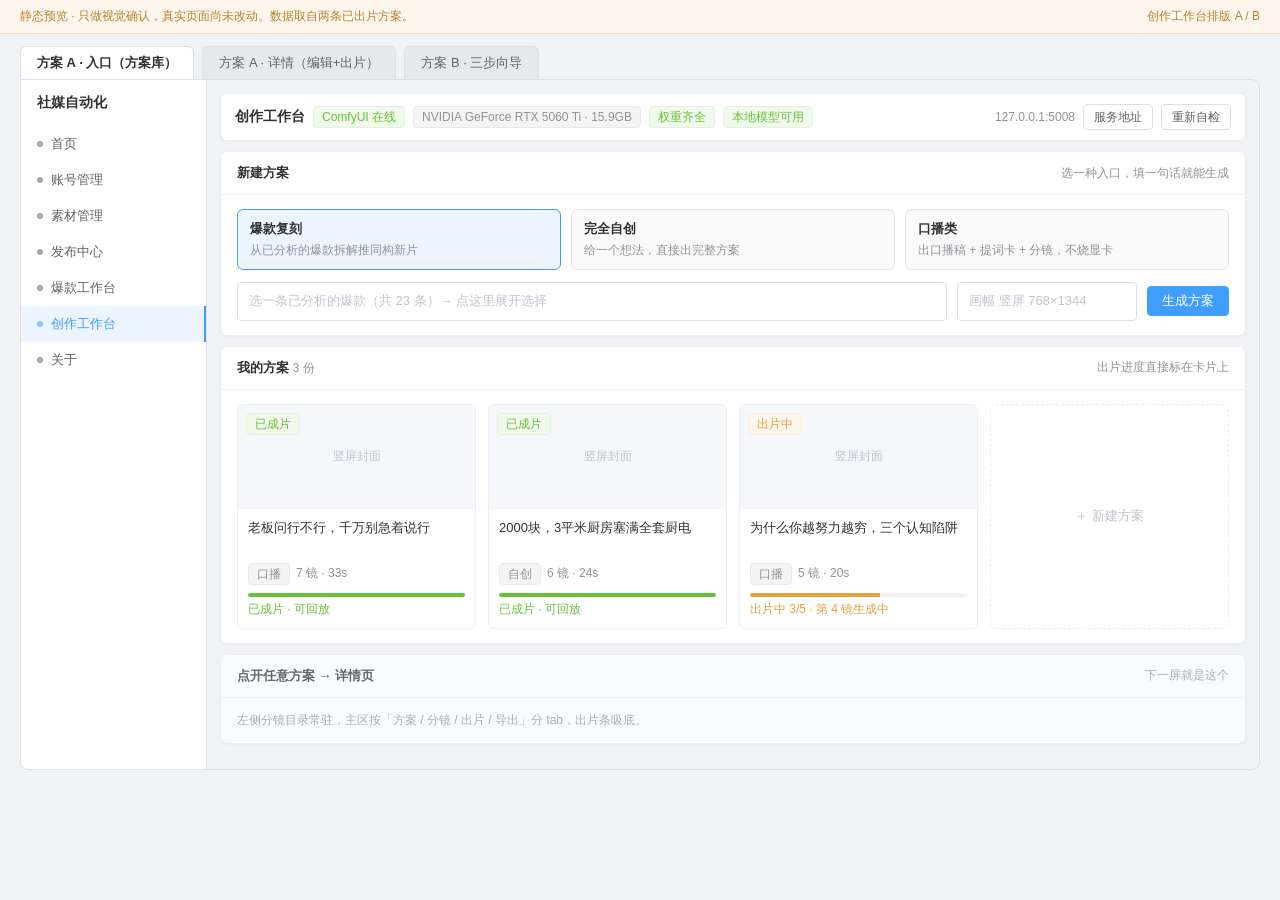
<file: social-auto-upload/design/creator-layout-preview.html>
<!DOCTYPE html>
<html lang="zh-CN">
<head>
<meta charset="utf-8" />
<meta name="viewport" content="width=device-width, initial-scale=1" />
<title>创作工作台 · 排版方案预览 A/B</title>
<style>
  * { box-sizing: border-box; }
  body {
    margin: 0; font-family: -apple-system, "Segoe UI", "Microsoft YaHei", sans-serif;
    background: #f0f2f5; color: #303133; font-size: 14px;
  }
  .notice {
    background: #fdf6ec; color: #b88230; border-bottom: 1px solid #f5e2c4;
    padding: 8px 20px; font-size: 12px; display: flex; justify-content: space-between; gap: 12px;
  }
  .tabs { display: flex; gap: 8px; padding: 12px 20px 0; }
  .tab {
    padding: 7px 16px; border-radius: 6px 6px 0 0; cursor: pointer; font-size: 13px;
    background: #e6e8eb; color: #606266; border: 1px solid #dcdfe6; border-bottom: none;
  }
  .tab.on { background: #fff; color: #303133; font-weight: 600; }
  .stage { padding: 0 20px 40px; }
  .frame {
    display: none; background: #f0f2f5; border: 1px solid #dcdfe6; border-radius: 0 8px 8px 8px;
    overflow: hidden; min-height: 640px;
  }
  .frame.on { display: flex; }

  /* 应用外壳 */
  .side {
    width: 186px; flex: none; background: #fff; border-right: 1px solid #e4e7ed;
    padding: 14px 0;
  }
  .brand { padding: 0 16px 14px; font-weight: 600; font-size: 14px; }
  .nav { padding: 9px 16px; font-size: 13px; color: #606266; display: flex; align-items: center; gap: 8px; }
  .nav.on { color: #409eff; background: #ecf5ff; border-right: 2px solid #409eff; }
  .dot { width: 6px; height: 6px; border-radius: 50%; background: currentColor; opacity: .55; }
  .main { flex: 1; min-width: 0; padding: 14px; }

  .card { background: #fff; border-radius: 6px; box-shadow: 0 1px 4px rgba(0,21,41,.06); margin-bottom: 12px; }
  .card-hd {
    display: flex; justify-content: space-between; align-items: center;
    padding: 12px 16px; border-bottom: 1px solid #f0f0f0; font-weight: 600; font-size: 13px;
  }
  .card-bd { padding: 14px 16px; }
  .hint { font-size: 12px; color: #909399; font-weight: 400; }

  .tag {
    display: inline-flex; align-items: center; height: 22px; padding: 0 8px; border-radius: 4px;
    font-size: 12px; line-height: 1; border: 1px solid transparent; white-space: nowrap;
  }
  .tag-blue { background: #ecf5ff; color: #409eff; border-color: #d9ecff; }
  .tag-green { background: #f0f9eb; color: #67c23a; border-color: #e1f3d8; }
  .tag-orange { background: #fdf6ec; color: #e6a23c; border-color: #faecd8; }
  .tag-gray { background: #f4f4f5; color: #909399; border-color: #e9e9eb; }
  .tag-red { background: #fef0f0; color: #f56c6c; border-color: #fde2e2; }
  .tag-dark { background: #409eff; color: #fff; }

  .env { display: flex; align-items: center; gap: 8px; padding: 10px 14px; background: #fff; border-radius: 6px; margin-bottom: 12px; box-shadow: 0 1px 4px rgba(0,21,41,.06); }
  .env .grow { flex: 1; }
  .btn {
    display: inline-flex; align-items: center; height: 30px; padding: 0 14px; border-radius: 4px;
    border: 1px solid #dcdfe6; background: #fff; color: #606266; font-size: 13px; cursor: default;
  }
  .btn-primary { background: #409eff; border-color: #409eff; color: #fff; }
  .btn-sm { height: 26px; padding: 0 10px; font-size: 12px; }
  .btn-link { border: none; background: none; color: #409eff; padding: 0 4px; }

  /* A 入口 */
  .modes { display: grid; grid-template-columns: repeat(3, 1fr); gap: 10px; }
  .mode { border: 1px solid #e4e7ed; border-radius: 6px; padding: 10px 12px; background: #fafafa; }
  .mode.on { border-color: #409eff; background: #ecf5ff; }
  .mode b { display: block; font-size: 13px; margin-bottom: 3px; }
  .mode span { font-size: 12px; color: #909399; }

  .wall { display: grid; grid-template-columns: repeat(4, 1fr); gap: 12px; }
  .pcard { border: 1px solid #ebeef5; border-radius: 6px; overflow: hidden; cursor: default; }
  .pcard:hover { border-color: #c0c4cc; }
  .thumb {
    height: 104px; background: #f5f7fa; display: flex; align-items: center; justify-content: center;
    color: #c0c4cc; font-size: 12px; position: relative;
  }
  .thumb .badge { position: absolute; top: 8px; left: 8px; }
  .pbody { padding: 10px; }
  .ptitle { font-size: 13px; line-height: 1.45; height: 38px; overflow: hidden; }
  .pmeta { font-size: 12px; color: #909399; margin-top: 6px; display: flex; gap: 6px; align-items: center; }
  .bar { height: 4px; border-radius: 2px; background: #f0f2f5; margin-top: 8px; overflow: hidden; }
  .bar > i { display: block; height: 4px; }
  .bar-ok > i { background: #67c23a; width: 100%; }
  .bar-run > i { background: #e6a23c; }
  .foot-note { font-size: 12px; color: #909399; margin-top: 4px; }

  /* A 详情 */
  .detail-head { display: flex; align-items: center; gap: 10px; padding: 10px 14px; background: #fff; border-radius: 6px; margin-bottom: 12px; box-shadow: 0 1px 4px rgba(0,21,41,.06); }
  .detail-body { display: flex; gap: 12px; align-items: flex-start; }
  .rail { width: 214px; flex: none; background: #fff; border-radius: 6px; box-shadow: 0 1px 4px rgba(0,21,41,.06); }
  .rail-hd { padding: 10px 12px; border-bottom: 1px solid #f0f0f0; font-size: 12px; color: #909399; }
  .shot-row { padding: 8px 12px; display: flex; align-items: center; gap: 8px; font-size: 12px; border-left: 2px solid transparent; cursor: default; }
  .shot-row.on { background: #ecf5ff; border-left-color: #409eff; }
  .shot-row .idx { font-weight: 600; color: #409eff; width: 22px; }
  .shot-row .txt { flex: 1; overflow: hidden; text-overflow: ellipsis; white-space: nowrap; color: #606266; }
  .editor { flex: 1; min-width: 0; }
  .tabs2 { display: flex; gap: 22px; padding: 0 16px; background: #fff; border-bottom: 1px solid #e4e7ed; border-radius: 6px 6px 0 0; }
  .tabs2 div { padding: 12px 0; font-size: 13px; color: #606266; border-bottom: 2px solid transparent; }
  .tabs2 div.on { color: #409eff; border-bottom-color: #409eff; font-weight: 600; }
  .editor-body { background: #fff; padding: 16px; border-radius: 0 0 6px 6px; box-shadow: 0 1px 4px rgba(0,21,41,.06); }
  .field { margin-bottom: 12px; }
  .field label { display: block; font-size: 12px; color: #606266; margin-bottom: 6px; }
  .input, .textarea {
    border: 1px solid #dcdfe6; border-radius: 4px; padding: 8px 11px; font-size: 13px;
    background: #fff; color: #303133; line-height: 1.6;
  }
  .textarea { min-height: 62px; }
  .textarea.mono { font-family: ui-monospace, Consolas, monospace; font-size: 12px; color: #606266; min-height: 74px; }
  .row2 { display: grid; grid-template-columns: 1fr 1fr; gap: 10px; }
  .row3 { display: grid; grid-template-columns: 1fr 1fr 1fr; gap: 10px; }
  .collapsed {
    border: 1px dashed #dcdfe6; border-radius: 4px; padding: 8px 11px; font-size: 12px; color: #909399;
    display: flex; justify-content: space-between;
  }
  .renderbar {
    display: flex; align-items: center; gap: 12px; background: #fff; border-radius: 6px;
    padding: 10px 16px; margin-top: 12px; box-shadow: 0 1px 4px rgba(0,21,41,.06);
    position: sticky; bottom: 12px;
  }
  .renderbar .track { flex: 1; height: 6px; border-radius: 3px; background: #f0f2f5; overflow: hidden; }
  .renderbar .track > i { display: block; height: 6px; background: #67c23a; }

  /* B 向导 */
  .steps { display: flex; align-items: center; gap: 12px; background: #fff; border-radius: 6px; padding: 14px 18px; margin-bottom: 12px; box-shadow: 0 1px 4px rgba(0,21,41,.06); }
  .step { display: flex; align-items: center; gap: 8px; font-size: 13px; color: #909399; }
  .step .no { width: 22px; height: 22px; border-radius: 50%; border: 1px solid #dcdfe6; display: flex; align-items: center; justify-content: center; font-size: 12px; }
  .step.on { color: #409eff; }
  .step.on .no { background: #409eff; border-color: #409eff; color: #fff; }
  .step.done .no { background: #f0f9eb; border-color: #67c23a; color: #67c23a; }
  .line { flex: 1; height: 1px; background: #e4e7ed; }
  .grid-b { display: flex; gap: 12px; align-items: flex-start; }
  .grid-b .wide { flex: 1; min-width: 0; }
  .grid-b .rail-b { width: 250px; flex: none; }

  table.shots { width: 100%; border-collapse: collapse; font-size: 12px; }
  table.shots th {
    text-align: left; padding: 8px 10px; background: #fafafa; color: #909399; font-weight: 500;
    border-bottom: 1px solid #ebeef5; white-space: nowrap;
  }
  table.shots td { padding: 9px 10px; border-bottom: 1px solid #f5f5f5; vertical-align: top; line-height: 1.6; }
  table.shots tr:hover td { background: #fafcff; }
  .cap { font-size: 11px; color: #c0c4cc; }
  .legend { display: flex; gap: 16px; flex-wrap: wrap; font-size: 12px; color: #606266; padding: 10px 4px 0; }
</style>
</head>
<body>

<div class="notice">
  <span>静态预览 · 只做视觉确认，真实页面尚未改动。数据取自两条已出片方案。</span>
  <span>创作工作台排版 A / B</span>
</div>

<div class="tabs">
  <div class="tab on" data-frame="A">方案 A · 入口（方案库）</div>
  <div class="tab" data-frame="A2">方案 A · 详情（编辑+出片）</div>
  <div class="tab" data-frame="B">方案 B · 三步向导</div>
</div>

<div class="stage">

  <!-- ============================== A ============================== -->
  <div class="frame on" id="frame-A">
    <div class="side">
      <div class="brand">社媒自动化</div>
      <div class="nav"><i class="dot"></i>首页</div>
      <div class="nav"><i class="dot"></i>账号管理</div>
      <div class="nav"><i class="dot"></i>素材管理</div>
      <div class="nav"><i class="dot"></i>发布中心</div>
      <div class="nav"><i class="dot"></i>爆款工作台</div>
      <div class="nav on"><i class="dot"></i>创作工作台</div>
      <div class="nav"><i class="dot"></i>关于</div>
    </div>

    <div class="main">
      <div class="env">
        <b style="font-size:14px;">创作工作台</b>
        <span class="tag tag-green">ComfyUI 在线</span>
        <span class="tag tag-gray">NVIDIA GeForce RTX 5060 Ti · 15.9GB</span>
        <span class="tag tag-green">权重齐全</span>
        <span class="tag tag-green">本地模型可用</span>
        <span class="grow"></span>
        <span class="hint">127.0.0.1:5008</span>
        <span class="btn btn-sm">服务地址</span>
        <span class="btn btn-sm">重新自检</span>
      </div>

      <div class="card">
        <div class="card-hd"><span>新建方案</span><span class="hint">选一种入口，填一句话就能生成</span></div>
        <div class="card-bd">
          <div class="modes">
            <div class="mode on"><b>爆款复刻</b><span>从已分析的爆款拆解推同构新片</span></div>
            <div class="mode"><b>完全自创</b><span>给一个想法，直接出完整方案</span></div>
            <div class="mode"><b>口播类</b><span>出口播稿 + 提词卡 + 分镜，不烧显卡</span></div>
          </div>
          <div style="display:flex; gap:10px; margin-top:12px; align-items:center;">
            <div class="input" style="flex:1; color:#c0c4cc;">选一条已分析的爆款（共 23 条）→ 点这里展开选择</div>
            <div class="input" style="width:180px; color:#c0c4cc;">画幅 竖屏 768×1344</div>
            <span class="btn btn-primary">生成方案</span>
          </div>
        </div>
      </div>

      <div class="card">
        <div class="card-hd">
          <span>我的方案 <span class="hint">3 份</span></span>
          <span class="hint">出片进度直接标在卡片上</span>
        </div>
        <div class="card-bd">
          <div class="wall">
            <div class="pcard">
              <div class="thumb"><span class="badge tag tag-green">已成片</span>竖屏封面</div>
              <div class="pbody">
                <div class="ptitle">老板问行不行，千万别急着说行</div>
                <div class="pmeta"><span class="tag tag-gray">口播</span><span>7 镜 · 33s</span></div>
                <div class="bar bar-ok"><i></i></div>
                <div class="foot-note" style="color:#67c23a;">已成片 · 可回放</div>
              </div>
            </div>
            <div class="pcard">
              <div class="thumb"><span class="badge tag tag-green">已成片</span>竖屏封面</div>
              <div class="pbody">
                <div class="ptitle">2000块，3平米厨房塞满全套厨电</div>
                <div class="pmeta"><span class="tag tag-gray">自创</span><span>6 镜 · 24s</span></div>
                <div class="bar bar-ok"><i></i></div>
                <div class="foot-note" style="color:#67c23a;">已成片 · 可回放</div>
              </div>
            </div>
            <div class="pcard">
              <div class="thumb"><span class="badge tag tag-orange">出片中</span>竖屏封面</div>
              <div class="pbody">
                <div class="ptitle">为什么你越努力越穷，三个认知陷阱</div>
                <div class="pmeta"><span class="tag tag-gray">口播</span><span>5 镜 · 20s</span></div>
                <div class="bar bar-run"><i style="width:60%"></i></div>
                <div class="foot-note" style="color:#e6a23c;">出片中 3/5 · 第 4 镜生成中</div>
              </div>
            </div>
            <div class="pcard" style="border-style:dashed; display:flex; align-items:center; justify-content:center; min-height:212px;">
              <div style="text-align:center; color:#c0c4cc; font-size:13px;">＋ 新建方案</div>
            </div>
          </div>
        </div>
      </div>

      <div class="card" style="opacity:.72;">
        <div class="card-hd"><span>点开任意方案 → 详情页</span><span class="hint">下一屏就是这个</span></div>
        <div class="card-bd hint">左侧分镜目录常驻，主区按「方案 / 分镜 / 出片 / 导出」分 tab，出片条吸底。</div>
      </div>
    </div>
  </div>

  <!-- ============================== A 详情 ============================== -->
  <div class="frame" id="frame-A2" data-parent="A">
    <div class="side">
      <div class="brand">社媒自动化</div>
      <div class="nav"><i class="dot"></i>首页</div>
      <div class="nav"><i class="dot"></i>账号管理</div>
      <div class="nav"><i class="dot"></i>素材管理</div>
      <div class="nav"><i class="dot"></i>发布中心</div>
      <div class="nav"><i class="dot"></i>爆款工作台</div>
      <div class="nav on"><i class="dot"></i>创作工作台</div>
      <div class="nav"><i class="dot"></i>关于</div>
    </div>
    <div class="main">
      <div class="detail-head">
        <span class="btn btn-sm">← 返回方案库</span>
        <b>老板问行不行，千万别急着说行</b>
        <span class="tag tag-gray">口播</span>
        <span class="hint">7 镜 · 约 33.4s · 竖屏 768×1344</span>
        <span style="flex:1"></span>
        <span class="tag tag-green">已成片</span>
        <span class="btn btn-sm">保存修改</span>
      </div>

      <div class="detail-body">
        <div class="rail">
          <div class="rail-hd">分镜目录 · 7</div>
          <div class="shot-row on"><span class="idx">#1</span><span class="txt">老板问「这事行吗」</span><span class="tag tag-green">已出</span></div>
          <div class="shot-row"><span class="idx">#2</span><span class="txt">先问清三件事</span><span class="tag tag-green">已出</span></div>
          <div class="shot-row"><span class="idx">#3</span><span class="txt">空镜 · 办公室走廊</span><span class="tag tag-green">已出</span></div>
          <div class="shot-row"><span class="idx">#4</span><span class="txt">急着答应最贵</span><span class="tag tag-green">已出</span></div>
          <div class="shot-row"><span class="idx">#5</span><span class="txt">给条件不给结论</span><span class="tag tag-green">已出</span></div>
          <div class="shot-row"><span class="idx">#6</span><span class="txt">空镜 · 会议室</span><span class="tag tag-green">已出</span></div>
          <div class="shot-row"><span class="idx">#7</span><span class="txt">收尾行动指令</span><span class="tag tag-green">已出</span></div>
          <div style="padding:10px 12px; border-top:1px solid #f0f0f0;">
            <div class="hint">口播稿 7 段 · 全部带台词</div>
          </div>
        </div>

        <div class="editor">
          <div class="tabs2">
            <div class="on">方案</div>
            <div>分镜 7</div>
            <div>出片</div>
            <div>导出</div>
          </div>
          <div class="editor-body">
            <div class="field">
              <label>标题</label>
              <div class="input">老板问行不行，千万别急着说行</div>
            </div>
            <div class="row3">
              <div class="field"><label>类型</label><div class="input">口播科普</div></div>
              <div class="field"><label>目标人群</label><div class="input">职场新人</div></div>
              <div class="field"><label>取胜点</label><div class="input">反常识 + 可执行话术</div></div>
            </div>
            <div class="field">
              <label>前 3 秒钩子</label>
              <div class="textarea">老板问「这事行吗」，你要是顺口说「行」，后面所有代价都得你背。</div>
            </div>
            <div class="field">
              <label>人物与场景设定</label>
              <div class="textarea">28 岁男，短黑发，深灰西装外套白 T，明亮现代办公室米色墙前，柔光，固定机位半身。</div>
            </div>

            <div style="border-top:1px solid #f0f0f0; margin:16px 0 14px;"></div>

            <div class="row2">
              <div class="field">
                <label>#1 画面</label>
                <div class="textarea" style="min-height:52px;">半身对镜头说话，表情平稳，办公室虚景</div>
              </div>
              <div class="field">
                <label>#1 口播（会被写进提示词）</label>
                <div class="textarea" style="min-height:52px; border-color:#409eff; background:#fafcff;">老板问「这事行吗」，别急着说「行」。</div>
              </div>
            </div>
            <div class="row3">
              <div class="field"><label>字幕</label><div class="input">别急着说行</div></div>
              <div class="field"><label>运镜</label><div class="input">固定机位</div></div>
              <div class="field"><label>时长</label><div class="input">5 秒</div></div>
            </div>
            <div class="collapsed">
              <span>出片提示词（英文）· 已含台词 says in Mandarin Chinese: "老板问「这事行吗」…"</span>
              <span>展开</span>
            </div>

            <div class="legend">
              <span>· 台词改了口播，提示词会跟着重拼</span>
              <span>· 提示词折叠，避免每镜 4 个输入框全铺开</span>
            </div>
          </div>

          <div class="renderbar">
            <span class="tag tag-green">已成片</span>
            <span class="hint">7/7 镜 · 用时 71 分钟</span>
            <div class="track"><i style="width:100%"></i></div>
            <span class="btn btn-sm">补出失败镜</span>
            <span class="btn btn-sm btn-primary">看片</span>
          </div>
        </div>
      </div>
    </div>
  </div>

  <!-- ============================== B ============================== -->
  <div class="frame" id="frame-B">
    <div class="side">
      <div class="brand">社媒自动化</div>
      <div class="nav"><i class="dot"></i>首页</div>
      <div class="nav"><i class="dot"></i>账号管理</div>
      <div class="nav"><i class="dot"></i>素材管理</div>
      <div class="nav"><i class="dot"></i>发布中心</div>
      <div class="nav"><i class="dot"></i>爆款工作台</div>
      <div class="nav on"><i class="dot"></i>创作工作台</div>
      <div class="nav"><i class="dot"></i>关于</div>
    </div>
    <div class="main">
      <div class="steps">
        <div class="step done"><span class="no">✓</span>选题</div>
        <div class="line"></div>
        <div class="step on"><span class="no">2</span>方案与分镜</div>
        <div class="line"></div>
        <div class="step"><span class="no">3</span>出片验收</div>
        <div class="line"></div>
        <div class="step"><span class="no">4</span>导出发布</div>
      </div>

      <div class="grid-b">
        <div class="wide">
          <div class="card">
            <div class="card-hd"><span>② 方案与分镜</span><span class="hint">表格式，7 镜一屏看完，点行展开编辑</span></div>
            <div class="card-bd">
              <table class="shots">
                <thead>
                  <tr><th style="width:36px;">#</th><th style="width:52px;">时长</th><th>台词 / 字幕</th><th style="width:96px;">画面</th><th style="width:74px;">出片</th></tr>
                </thead>
                <tbody>
                  <tr style="background:#fafcff;"><td><b style="color:#409eff;">1</b></td><td>5s</td><td>老板问「这事行吗」，别急着说「行」。<div class="cap">字幕：别急着说行</div></td><td>半身说话</td><td><span class="tag tag-green">已出</span></td></tr>
                  <tr><td><b style="color:#409eff;">2</b></td><td>5s</td><td>先说清三件事：谁定、什么时候要、要花多少钱。<div class="cap">字幕：先问清三件事</div></td><td>半身说话</td><td><span class="tag tag-green">已出</span></td></tr>
                  <tr><td><b style="color:#409eff;">3</b></td><td>4s</td><td><span style="color:#c0c4cc;">（空镜无台词）</span><div class="cap">字幕：急着答应最贵</div></td><td>走廊空镜</td><td><span class="tag tag-green">已出</span></td></tr>
                  <tr><td><b style="color:#409eff;">4</b></td><td>5s</td><td>你一答应，时间、人力、预算就全锁死了。<div class="cap">字幕：答应就是锁死</div></td><td>半身说话</td><td><span class="tag tag-orange">生成中</span></td></tr>
                  <tr><td><b style="color:#409eff;">5</b></td><td>5s</td><td>正确回法是给条件，不给结论。<div class="cap">字幕：给条件不给结论</div></td><td>半身说话</td><td><span class="tag tag-gray">待生成</span></td></tr>
                  <tr><td><b style="color:#409eff;">6</b></td><td>4s</td><td><span style="color:#c0c4cc;">（空镜无台词）</span><div class="cap">字幕：会议室</div></td><td>会议室空镜</td><td><span class="tag tag-gray">待生成</span></td></tr>
                  <tr><td><b style="color:#409eff;">7</b></td><td>5s</td><td>下次老板再问，你就先把这三件事问回去。<div class="cap">字幕：先问回去</div></td><td>半身说话</td><td><span class="tag tag-gray">待生成</span></td></tr>
                </tbody>
              </table>
              <div style="display:flex; gap:10px; margin-top:14px;">
                <span class="btn btn-sm">＋ 加一镜</span>
                <span class="btn btn-sm">导出分镜表</span>
                <span style="flex:1"></span>
                <span class="btn btn-sm">上一步</span>
                <span class="btn btn-sm btn-primary">下一步：出片</span>
              </div>
            </div>
          </div>
        </div>

        <div class="rail-b">
          <div class="card">
            <div class="card-hd"><span>我的方案</span><span class="hint">3</span></div>
            <div class="card-bd" style="padding:8px 10px;">
              <div style="border:1px solid #409eff; background:#ecf5ff; border-radius:4px; padding:8px; margin-bottom:8px;">
                <div style="font-size:12px; line-height:1.5;">老板问行不行，千万别急着说行</div>
                <div class="hint" style="margin-top:4px;">口播 · 7 镜 · <span style="color:#67c23a;">已成片</span></div>
              </div>
              <div style="border:1px solid #ebeef5; border-radius:4px; padding:8px; margin-bottom:8px;">
                <div style="font-size:12px; line-height:1.5;">2000块，3平米厨房塞满全套厨电</div>
                <div class="hint" style="margin-top:4px;">自创 · 6 镜 · <span style="color:#67c23a;">已成片</span></div>
              </div>
              <div style="border:1px solid #ebeef5; border-radius:4px; padding:8px;">
                <div style="font-size:12px; line-height:1.5;">为什么你越努力越穷</div>
                <div class="hint" style="margin-top:4px;">口播 · 5 镜 · <span style="color:#e6a23c;">出片中 3/5</span></div>
              </div>
            </div>
          </div>
          <div class="card">
            <div class="card-bd hint">B 的代价：改一镜要停在第二步，看片要跳到第三步，长任务进度不在视线里。</div>
          </div>
        </div>
      </div>
    </div>
  </div>

</div>

<script>
  document.querySelectorAll('.tab').forEach(function (t) {
    t.addEventListener('click', function () {
      document.querySelectorAll('.tab').forEach(function (x) { x.classList.remove('on'); });
      t.classList.add('on');
      var id = t.dataset.frame;
      document.querySelectorAll('.frame').forEach(function (f) { f.classList.remove('on'); });
      var f = document.getElementById('frame-' + id);
      if (f) f.classList.add('on');
    });
  });
  // 点方案卡片 / 返回按钮在入口页与详情页之间切换
  document.querySelectorAll('.pcard').forEach(function (c) {
    c.addEventListener('click', function () {
      document.getElementById('frame-A').classList.remove('on');
      document.getElementById('frame-A2').classList.add('on');
    });
  });
  document.querySelectorAll('.btn').forEach(function (b) {
    if (b.textContent.indexOf('返回方案库') >= 0) {
      b.addEventListener('click', function () {
        document.getElementById('frame-A2').classList.remove('on');
        document.getElementById('frame-A').classList.add('on');
      });
    }
  });
</script>
</body>
</html>
</file>
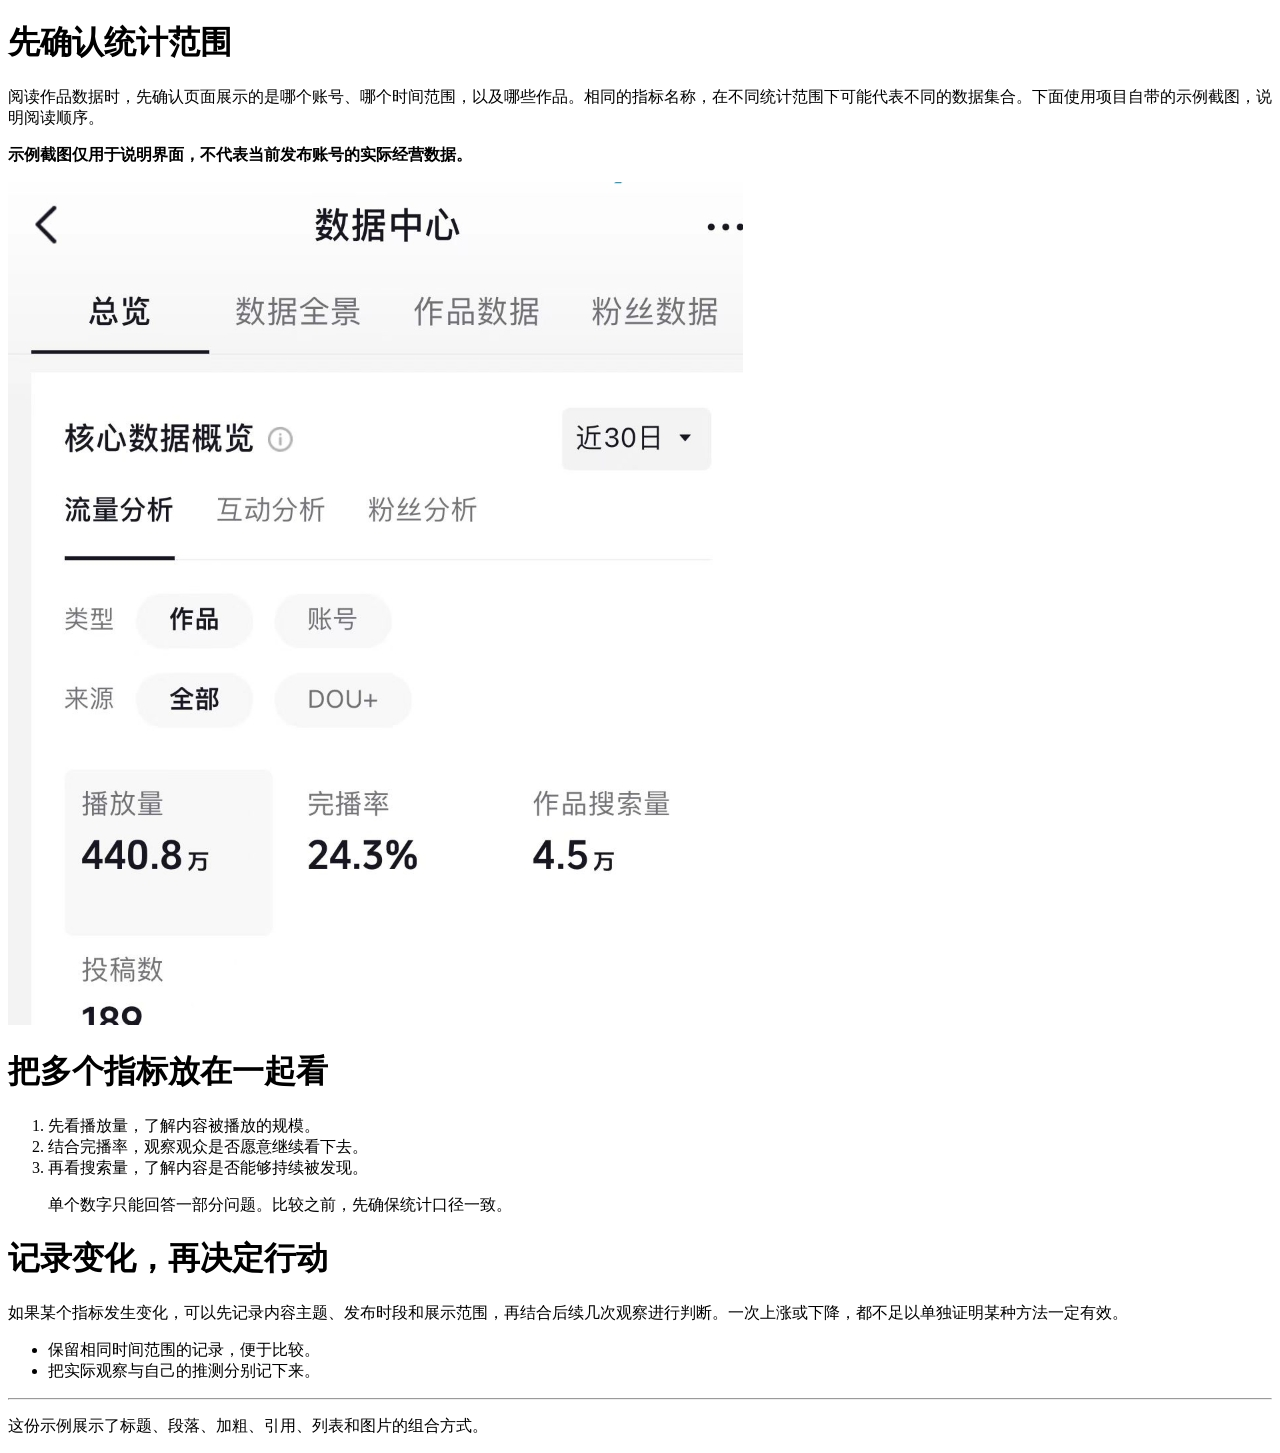
<file: social-auto-upload/examples/dayu_article.html>
<!doctype html>
<html lang="zh-CN">
<head><meta charset="utf-8"><title>如何阅读作品数据面板</title></head>
<body>
<h1>先确认统计范围</h1>
<p>阅读作品数据时，先确认页面展示的是哪个账号、哪个时间范围，以及哪些作品。相同的指标名称，在不同统计范围下可能代表不同的数据集合。下面使用项目自带的示例截图，说明阅读顺序。</p>
<p><strong>示例截图仅用于说明界面，不代表当前发布账号的实际经营数据。</strong></p>
<img src="../videos/demo1.png">
<h1>把多个指标放在一起看</h1>
<ol>
  <li>先看播放量，了解内容被播放的规模。</li>
  <li>结合完播率，观察观众是否愿意继续看下去。</li>
  <li>再看搜索量，了解内容是否能够持续被发现。</li>
</ol>
<blockquote>单个数字只能回答一部分问题。比较之前，先确保统计口径一致。</blockquote>
<h1>记录变化，再决定行动</h1>
<p>如果某个指标发生变化，可以先记录内容主题、发布时段和展示范围，再结合后续几次观察进行判断。一次上涨或下降，都不足以单独证明某种方法一定有效。</p>
<ul>
  <li>保留相同时间范围的记录，便于比较。</li>
  <li>把实际观察与自己的推测分别记下来。</li>
</ul>
<hr>
<p>这份示例展示了标题、段落、加粗、引用、列表和图片的组合方式。</p>
</body>
</html>
</file>
